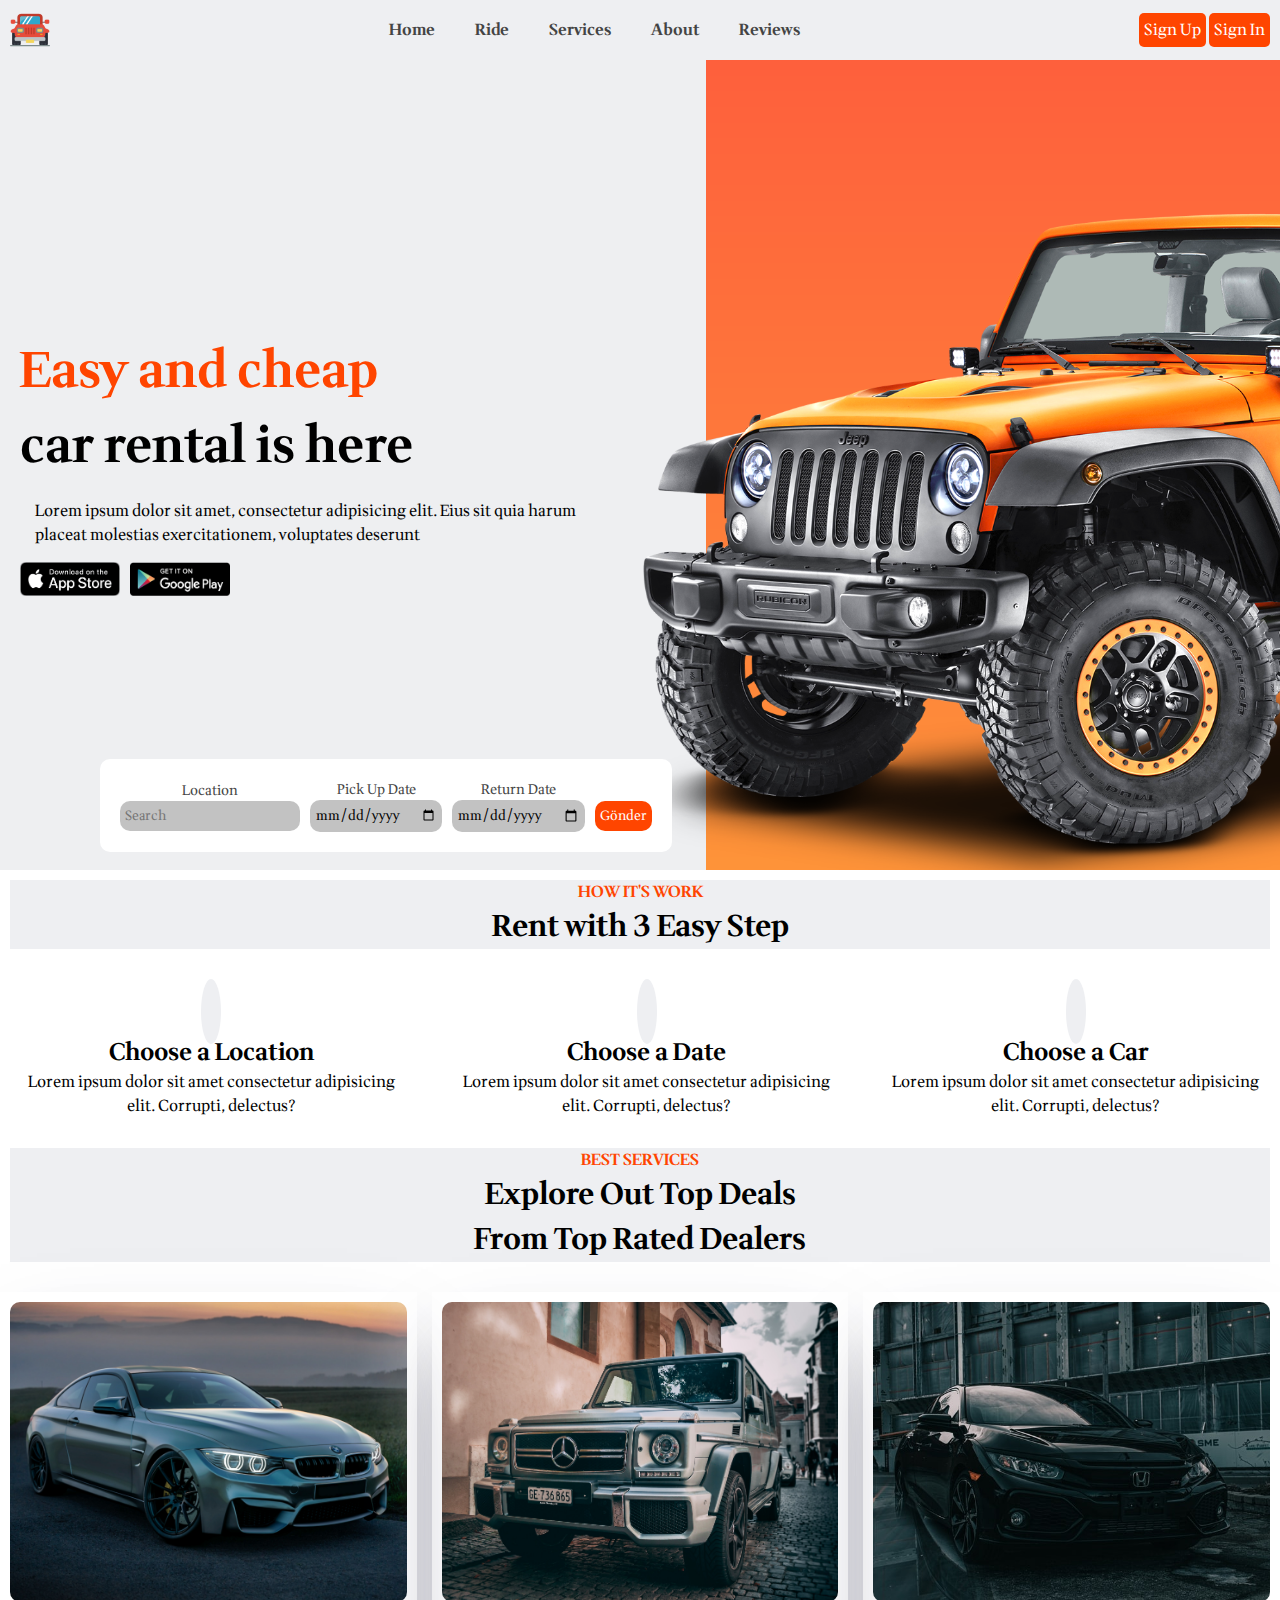
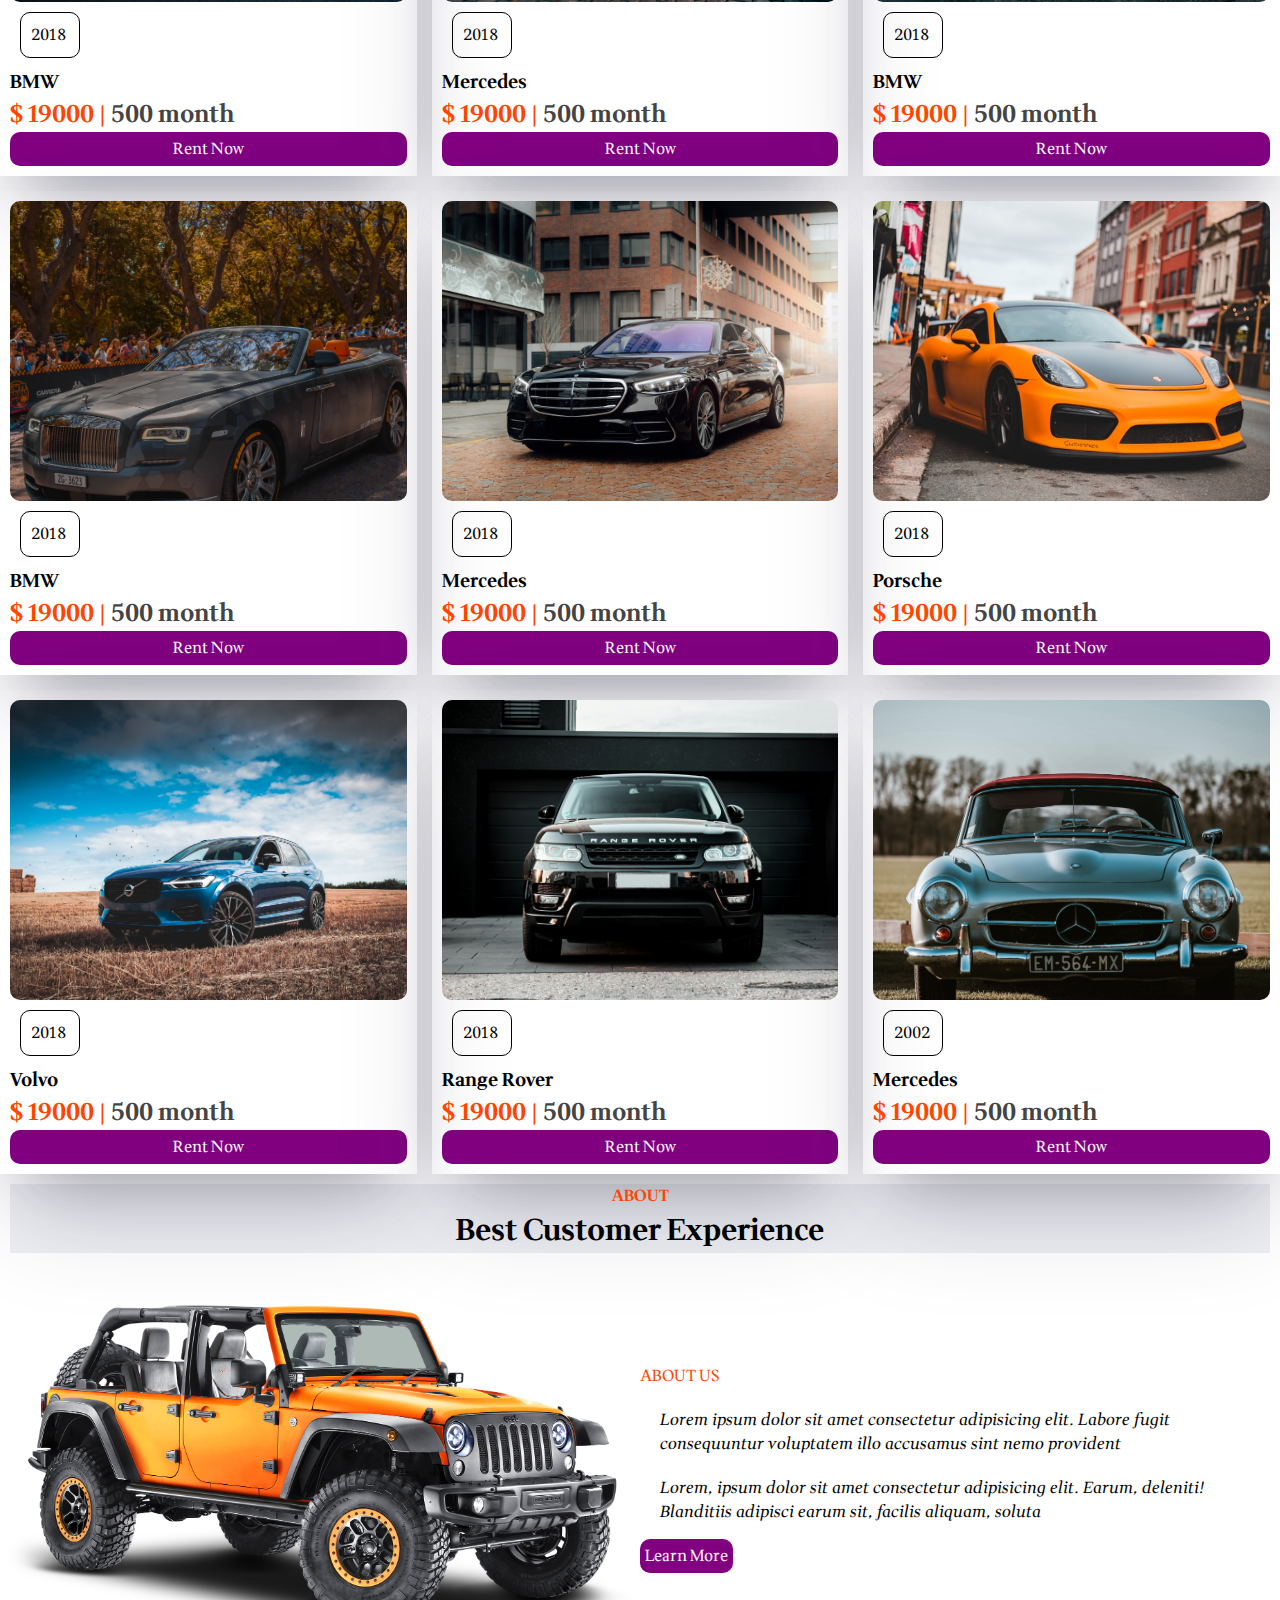
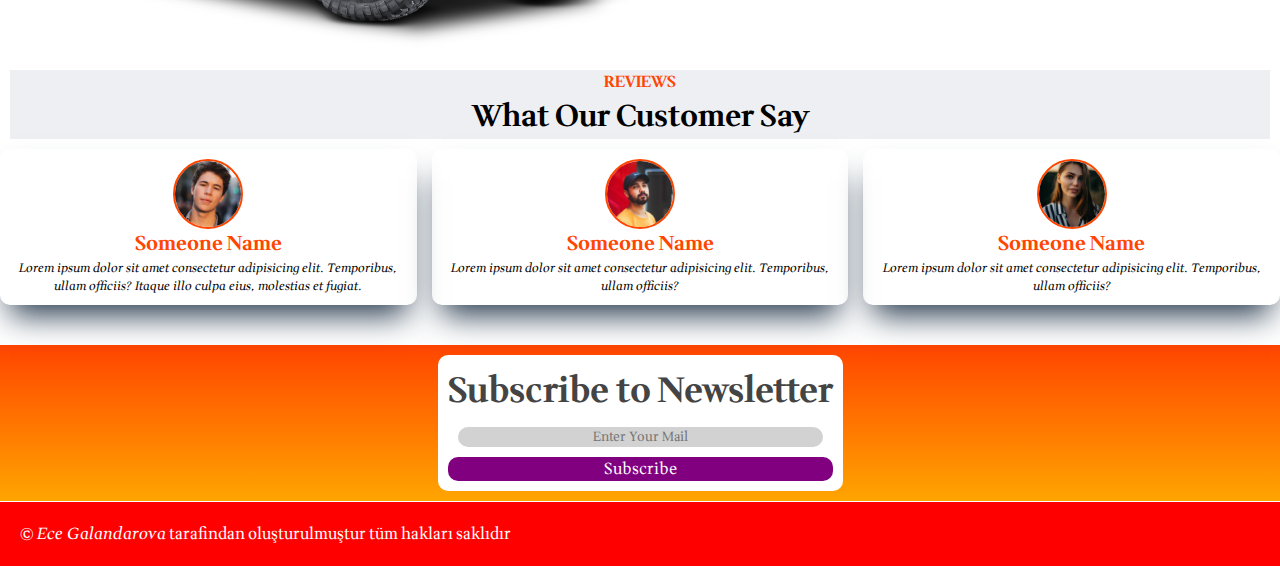
<file: index.html>
<!DOCTYPE html>
<html lang="en">
  <head>
    <meta charset="UTF-8" />
    <meta name="viewport" content="width=device-width, initial-scale=1.0" />
    <title>Car Rental</title>
    <link rel="stylesheet" href="style.css" />
    <link rel="icon" href="images/jeep.png" />
    <link
      rel="stylesheet"
      href="https://cdnjs.cloudflare.com/ajax/libs/font-awesome/6.6.0/css/all.min.css"
      integrity="sha512-Kc323vGBEqzTmouAECnVceyQqyqdsSiqLQISBL29aUW4U/M7pSPA/gEUZQqv1cwx4OnYxTxve5UMg5GT6L4JJg=="
      crossorigin="anonymous"
      referrerpolicy="no-referrer"
    />
  </head>
  <body>
    <header>
      <img src="images/jeep.png" alt="" />

      <ul class="navbar">
        <li><a href="#home">Home</a></li>
        <li><a href="#ride">Ride</a></li>
        <li><a href="#services">Services</a></li>
        <li><a href="#about">About</a></li>
        <li><a href="#reviews">Reviews</a></li>
      </ul>
      <div class="header-btn">
        <a href="">Sign Up</a>
        <a href="">Sign In</a>
      </div>
    </header>

    <!--Metin alani-->
    <section class="home" id="home">
      <div class="text">
        <h1><span>Easy and cheap</span><br />car rental is here</h1>
        <p>
          Lorem ipsum dolor sit amet, consectetur adipisicing elit. Eius sit
          quia harum placeat molestias exercitationem, voluptates deserunt
        </p>
        <div class="app-stores">
          <img src="images/ios.png" alt="" />
          <img src="images/play.png" alt="" />
        </div>
      </div>
      <!--form alani-->
      <div class="form-container">
        <form>
          <div class="input-box">
            <span>Location</span>
            <input type="search" placeholder="Search" />
          </div>

          <div class="input-box">
            <span>Pick Up Date</span>
            <input type="date" placeholder="Search" />
          </div>

          <div class="input-box">
            <span>Return Date</span>
            <input type="date" placeholder="Search" />
          </div>

          <div class="input-box">
            <button>Gönder</button>
          </div>
        </form>
      </div>
    </section>
    <!--ride-->
    <section>
      <div class="heading" id="ride">
        <span>HOW IT'S WORK</span>
        <h1>Rent with 3 Easy Step</h1>
      </div>
      <div class="ride-container">
        <div class="box">
          <i class="fa-solid fa-location-dot"></i>
          <h2>Choose a Location</h2>
          <p>
            Lorem ipsum dolor sit amet consectetur adipisicing elit. Corrupti,
            delectus?
          </p>
        </div>
        <div class="box">
          <i class="fa-regular fa-calendar-days"></i>
          <h2>Choose a Date</h2>
          <p>
            Lorem ipsum dolor sit amet consectetur adipisicing elit. Corrupti,
            delectus?
          </p>
        </div>
        <div class="box">
          <i class="fa-solid fa-car"></i>
          <h2>Choose a Car</h2>
          <p>
            Lorem ipsum dolor sit amet consectetur adipisicing elit. Corrupti,
            delectus?
          </p>
        </div>
      </div>
    </section>
    <!--services-->
    <section class="services" id="services">
      <div class="heading">
        <span>BEST SERVICES</span>
        <h1>
          Explore Out Top Deals <br />
          From Top Rated Dealers
        </h1>
      </div>
      <div class="services-container">
        <div class="box">
          <div class="box-img">
            <img src="images/car7.jpg" alt="" />
          </div>
          <p>2018</p>
          <h3>BMW</h3>
          <h2>$ 19000 | <span>500 month</span></h2>
          <a href="">Rent Now</a>
        </div>

        <div class="box">
          <div class="box-img">
            <img src="images/car13.jpg" alt="" />
          </div>
          <p>2018</p>
          <h3>Mercedes</h3>
          <h2>$ 19000 | <span>500 month</span></h2>
          <a href="">Rent Now</a>
        </div>

        <div class="box">
          <div class="box-img">
            <img src="images/car3.jpg" alt="" />
          </div>
          <p>2018</p>
          <h3>BMW</h3>
          <h2>$ 19000 | <span>500 month</span></h2>
          <a href="">Rent Now</a>
        </div>

        <div class="box">
          <div class="box-img">
            <img src="images/car9.jpg" alt="" />
          </div>
          <p>2018</p>
          <h3>BMW</h3>
          <h2>$ 19000 | <span>500 month</span></h2>
          <a href="">Rent Now</a>
        </div>

        <div class="box">
          <div class="box-img">
            <img src="images/car8.jpg" alt="" />
          </div>
          <p>2018</p>
          <h3>Mercedes</h3>
          <h2>$ 19000 | <span>500 month</span></h2>
          <a href="">Rent Now</a>
        </div>

        <div class="box">
          <div class="box-img">
            <img src="images/car6.jpg" alt="" />
          </div>
          <p>2018</p>
          <h3>Porsche</h3>
          <h2>$ 19000 | <span>500 month</span></h2>
          <a href="">Rent Now</a>
        </div>

        <div class="box">
          <div class="box-img">
            <img src="images/car10.jpg" alt="" />
          </div>
          <p>2018</p>
          <h3>Volvo</h3>
          <h2>$ 19000 | <span>500 month</span></h2>
          <a href="">Rent Now</a>
        </div>

        <div class="box">
          <div class="box-img">
            <img src="images/car14.jpg" alt="" />
          </div>
          <p>2018</p>
          <h3>Range Rover</h3>
          <h2>$ 19000 | <span>500 month</span></h2>
          <a href="">Rent Now</a>
        </div>

        <div class="box">
          <div class="box-img">
            <img src="images/car12.jpg" alt="" />
          </div>
          <p>2002</p>
          <h3>Mercedes</h3>
          <h2>$ 19000 | <span>500 month</span></h2>
          <a href="">Rent Now</a>
        </div>
      </div>
    </section>
    <!--About-->
    <section class="about" id="about">
      <div class="heading">
        <span>ABOUT</span>
        <h1>Best Customer Experience</h1>
      </div>

      <div class="about-container">
        <div class="about-img">
          <img src="images/about.png" alt="" />
        </div>
        <div class="about-text">
          <span>ABOUT US</span>
          <p>
            Lorem ipsum dolor sit amet consectetur adipisicing elit. Labore
            fugit consequuntur voluptatem illo accusamus sint nemo provident
          </p>
          <p>
            Lorem, ipsum dolor sit amet consectetur adipisicing elit. Earum,
            deleniti! Blanditiis adipisci earum sit, facilis aliquam, soluta
          </p>
          <a href="">Learn More</a>
        </div>
      </div>
    </section>
    <!--Reviews-->
    <section class="reviews" id="reviews">
      <div class="heading">
        <span>REVIEWS</span>
        <h1>What Our Customer Say</h1>
      </div>
      <div class="reviews-container">
        <div class="box">
          <div class="rev-img">
            <img src="images/rev1.jpg" alt="" />
          </div>
          <h2>Someone Name</h2>
          <div class="rev-icons">
            <i class="fa-solid fa-star"></i>
            <i class="fa-solid fa-star"></i>
            <i class="fa-solid fa-star"></i>
            <i class="fa-solid fa-star"></i>
            <i class="fa-solid fa-star"></i>
          </div>
          <p>
            Lorem ipsum dolor sit amet consectetur adipisicing elit. Temporibus,
            ullam officiis? Itaque illo culpa eius, molestias et fugiat.
          </p>
        </div>
        <div class="box">
          <div class="rev-img">
            <img src="images/rev2.jpg" alt="" />
          </div>
          <h2>Someone Name</h2>
          <div class="rev-icons">
            <i class="fa-solid fa-star"></i>
            <i class="fa-solid fa-star"></i>
            <i class="fa-solid fa-star"></i>
            <i class="fa-solid fa-star"></i>
            <i class="fa-solid fa-star"></i>
          </div>
          <p>
            Lorem ipsum dolor sit amet consectetur adipisicing elit. Temporibus,
            ullam officiis?
          </p>
        </div>

        <div class="box">
          <div class="rev-img">
            <img src="images/rev3.jpg" alt="" />
          </div>
          <h2>Someone Name</h2>
          <div class="rev-icons">
            <i class="fa-solid fa-star"></i>
            <i class="fa-solid fa-star"></i>
            <i class="fa-solid fa-star"></i>
            <i class="fa-solid fa-star"></i>
            <i class="fa-solid fa-star"></i>
          </div>
          <p>
            Lorem ipsum dolor sit amet consectetur adipisicing elit. Temporibus,
            ullam officiis?
          </p>
        </div>
      </div>
    </section>
    <!--newsletter-->
    <section class="newsletter">
      <div class="mail-box">
        <h2>Subscribe to Newsletter</h2>
        <input type="text" placeholder="Enter Your Mail" />
        <a href="mail.html">Subscribe</a>
      </div>
    </section>

    <div class="copyright">
      <p>
        &#169;
        <a target="_blank" href="https://github.com/abadangozel">Ece Galandarova</a> tarafindan
        oluşturulmuştur tüm hakları saklıdır
      </p>
      <div class="social">
        <i class="fa-brands fa-linkedin"></i>
        <i class="fa-brands fa-facebook"></i>
        <i class="fa-brands fa-square-instagram"></i>
        <i class="fa-brands fa-x-twitter"></i>
      </div>
    </div>
  </body>
</html>
</file>
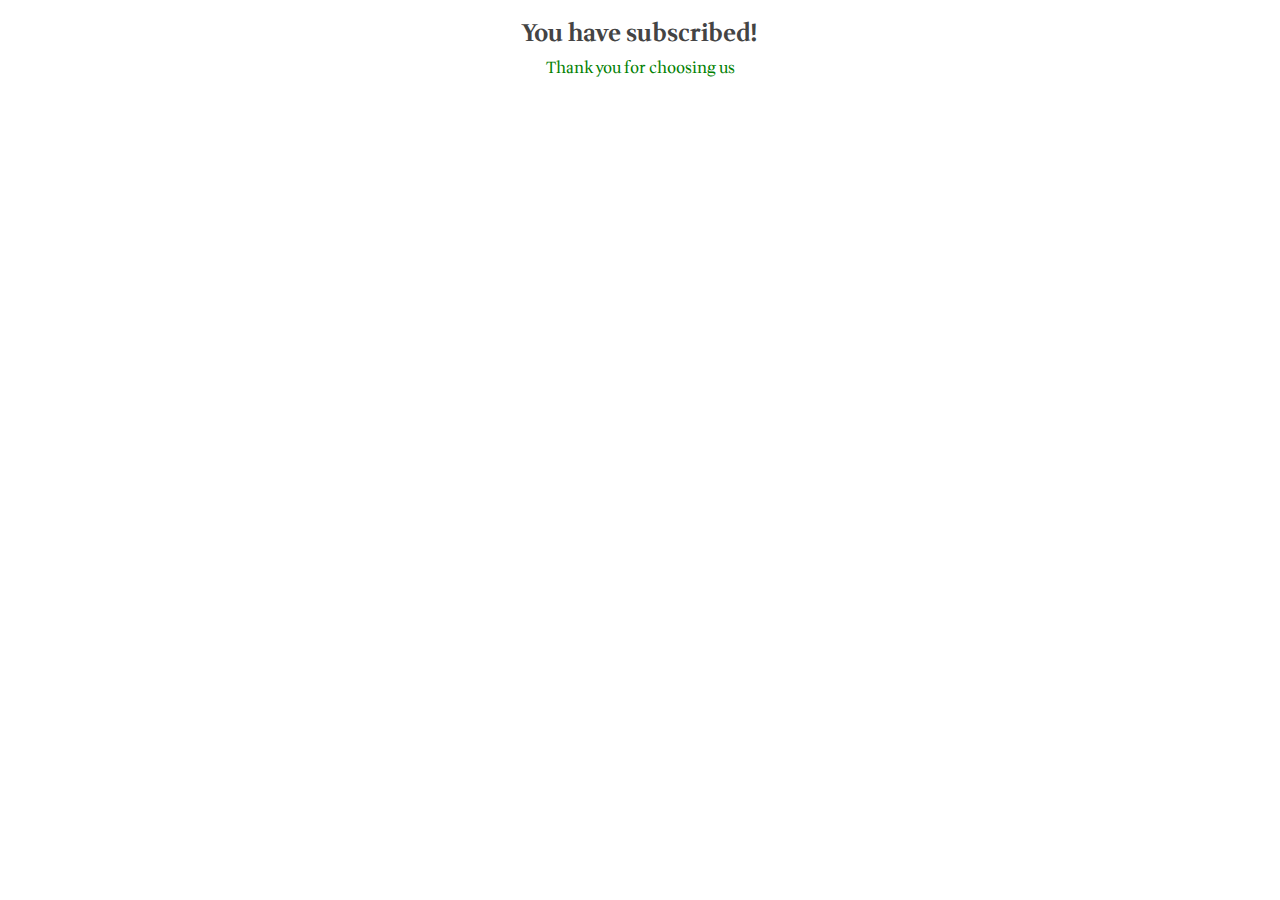
<file: mail.html>
<!DOCTYPE html>
<html lang="en">
<head>
    <meta charset="UTF-8">
    <meta name="viewport" content="width=device-width, initial-scale=1.0">
    <link rel="stylesheet" href="style.css" />
    <link
    rel="stylesheet"
    href="https://cdnjs.cloudflare.com/ajax/libs/font-awesome/6.6.0/css/all.min.css"
    integrity="sha512-Kc323vGBEqzTmouAECnVceyQqyqdsSiqLQISBL29aUW4U/M7pSPA/gEUZQqv1cwx4OnYxTxve5UMg5GT6L4JJg=="
    crossorigin="anonymous"
    referrerpolicy="no-referrer"
  />
    <title>Document</title>
</head>
<body>
    <div class="mail">
        <i class="fa-solid fa-circle-check"></i>
        <h2>You have subscribed!</h2>
        <span>Thank you for choosing us</span>
    </div>
</body>
</html>
</file>
<file: style.css>
@import url('https://fonts.googleapis.com/css2?family=Playfair+Display:ital,wght@0,400..900;1,400..900&family=Poppins:ital,wght@0,100;0,200;0,300;0,400;0,500;0,600;0,700;0,800;0,900;1,100;1,200;1,300;1,400;1,500;1,600;1,700;1,800;1,900&family=Wittgenstein:ital,wght@0,400..900;1,400..900&display=swap');

* {
  font-family: "Wittgenstein", serif;
  margin: 0;
  padding: 0;
  box-sizing: border-box;
}
/*degiskenlerimiz */
:root {
  --main-color: orangered;
  --second-color: orange;
  --text-color: #444;
  --bg-color: #eeeff2;
}
header {
  display: flex;
  justify-content: space-between;
  align-items: center;
  background-color: var(--bg-color);
  padding: 10px;
}
header img {
  width: 40px;
}
.navbar {
  display: flex;
}
.navbar li {
  list-style-type: none;
}
.navbar a {
  padding: 10px 20px;
  text-decoration: none;
  font-weight: bold;
  color: var(--text-color);
}
.navbar a:hover {
  color: var(--main-color);
  transition: 0.5s;
}
.header-btn a {
  background-color: var(--main-color);
  color: #fff;
  padding: 5px;
  border-radius: 5px;
  text-decoration: none;
}
.header-btn a:hover {
  background-color: purple;
  transition: 0.5s;
}

/* home start*/

.home {
  width: 100%;
  height: 90vh;
  background: url(images/Car\ Website\ –\ 1@2x.png);
  background-position: 50% 40%;
  display: grid;
  grid-template-columns: repeat(2, 1fr);
  align-items: center;
}
.text {
  padding: 20px;
}
.text h1 {
  font-size: 50px;
}
.text span {
    color: orangered;
}
.text p {
    margin: 15px;
}
.app-stores {
    display: flex;
    gap: 10px;
}
.app-stores img {
    width: 100px;
    cursor: pointer;
}
.form-container form {
    display: flex;
    align-items: center;
    background-color: #fff;
    gap: 10px;
    padding: 20px;
    border-radius: 10px;
    position: absolute;
    bottom: 3rem;
    left: 100px;
}
.input-box {
    display: flex;
    flex-direction: column;
    align-items: center;
}
.input-box span {
    font-size: 14px;
    color: var(--text-color);
}
.input-box input {
    padding: 5px;
    outline: none;
    border: none;
    background-color: rgba(128, 128, 128, 0.478);
    border-radius: 10px;
}
.input-box button {
    background-color: var(--main-color);
    color: #fff;
    padding: 5px;
    border: none;
    border-radius: 10px;
    margin-top: 20px;
}
.input-box button:hover {
    background-color: purple;
    cursor: pointer;
    transition: .5s;
    scale: 0.95;
}
/* ride */
.heading {
    text-align: center;
    margin: 10px;
    background-color: var(--bg-color);
    font-weight: bold;
}
.heading h1{
    font-size: 30px;

}
.heading span {
    color: var(--main-color);
}
.ride-container {
    display: grid;
    grid-template-columns: repeat(3, auto);
    gap: 20px;
    margin-top: 20px;
}
.ride-container .box {
    text-align: center;
    padding: 20px;
}
.ride-container .box i {
    font-size: 30px;
    background-color: var(--bg-color);
    padding: 10px;
    border-radius: 50%;
}
.ride-container .box i:hover {
    background-color: var(--main-color);
    color: #fff;
    transition:  .5s;
    cursor: pointer;
}
.ride-container .box h2 {
    font-weight: bold;
}
/* services*/
.services-container {
    display: grid;
    grid-template-columns: repeat(auto-fit, minmax(350px, auto));
    gap: 15px;
    margin-top: 30px;
}
.services-container .box {
    padding: 10px;
    border: 10px;
    box-shadow: rgba(50, 50, 93, 0.25) 0px 50px 100px -20px, rgba(0, 0, 0, 0.3) 0px 30px 60px -30px;
}
.services-container .box:hover {
    scale: 1.03;
    transition: .5s;
}

.services-container .box .box-img {
    width: 100%;
    height: 300px;
}
.services-container .box .box-img img {
    width: 100%;
    height: 100%;
    object-fit: cover;
    object-position: center;
    border-radius: 10px;
}
.services-container .box p {
    padding: 10px;
    border: 1px solid black;
    width: 60px;
    border-radius: 10px;
    margin: 10px;
}
.services-container .box h3 {
    font-weight: bold;
}
.services-container .box h2 {
    color: var(--main-color);
}
.services-container .box h2 span {
    color: var(--text-color);
}
.services-container .box a {
    background-color: purple;
    color: #fff;
    padding: 5px;
    border-radius: 10px;
    text-decoration: none;
    display: flex;
    justify-content: center;
}
.services-container .box a:hover {
    background-color: var(--main-color);
    transition: .5s;
}
/* about */

.about-container {
    display: grid;
    grid-template-columns: repeat(2, 1fr);
    margin-top: 20px;
    align-items: center;
}
.about-img img {
    width: 100%;
}
.about-text span {
    color: var(--main-color);
}
.about-text p {
    margin: 20px;
    font-style: italic;
}
.about-text a {
    background-color: purple;
    color: #fff;
    padding: 5px;
    text-decoration: none;
    border-radius: 10px;
}
.about-text a:hover {
    background-color: var(--main-color);
    transition: .5s;
}
/* reviews */
.reviews-container {
    display: grid;
    grid-template-columns: repeat(auto-fit,minmax(250px, auto));
    gap: 15px;
}
.rev-img {
    width: 70px;
    height: 70px;
}
.rev-img img {
    width: 100%;
    height: 100%;
    border: 2px solid orangered;
    border-radius: 50%;
    object-fit: cover;
}
.reviews-container .box {
    display: flex;
    flex-direction: column;
    align-items: center;
    padding: 10px;
    text-align: center;
    box-shadow: rgb(38, 57, 77) 0px 20px 30px -10px;
    border-radius: 10px;
}
.reviews-container .box:hover {
    scale: 1.03;
    
} 
.reviews-container .box h2 {
    font-size: 20px;
    color: var(--main-color);
}
.reviews-container .box i {
    color: orange;
}
.reviews-container .box p {
    font-size: 12px;
    font-style: italic;
}
/*newsletter*/
.newsletter {
    background: linear-gradient(orangered, orange);
    margin-top: 40px;
    padding: 10px;
    display: flex;
    flex-direction: column;
    align-items: center;
}
.newsletter h2 {
    color: var(--text-color);
    font-size: 35px;
}
.newsletter .mail-box {
    background-color: #fff;
    border-radius: 10px;
    padding: 10px;
    display: flex;
    flex-direction: column;
    text-align: center;
}
.newsletter .mail-box input {
    border: none;
    outline: none;
    text-align: center;
    margin: 10px;
    background-color: rgba(128, 128, 128, 0.3521);
    border-radius: 10px;
}
.newsletter .mail-box a {
    background-color: purple;
    color: #fff;
    text-decoration: none;
    border-radius: 10px;
}
.newsletter .mail-box a:hover {
    scale: 1.03;
    transition: .5s;
    background: var(--main-color);
}
/*copyright*/
.copyright {
    display: flex;
    justify-content: space-between;
    align-items: center;
    background-color: red;
    color: #fff;
    border-top: 1px solid #fff;
    padding: 20px;
}
.copyright a {
    color: #fff;
    text-decoration: none;
    font-style: italic;
}
.social i {
    font-size: 20px;
    color: azure;
}
.social i:hover {
    color: black;
    cursor: pointer;
}
/* media */
@media (max-width: 650px) {
    .header-btn {
      display: flex;
      gap: 10px;
      margin: 10px;
    }
    .form-container form {
      display: flex;
      flex-direction: column;
      opacity: 0.9s;
      transition: .9s;
      margin-left: 200px;
    }
    .header {
        display: flex;
        flex-direction: column;
    }
    
  }
  /* mail */
  .mail {
    display: flex;
    justify-content: center;
    flex-direction: column;
    text-align: center;
    height: 100%;
  }
  .mail h2 {
    color: var(--text-color);
    margin: 5px;
  }
  .mail span {
    color: green;
  }
  .mail i {
    margin-top: 10px;
    color: green;
    font-size: 30px;
  }
</file>
